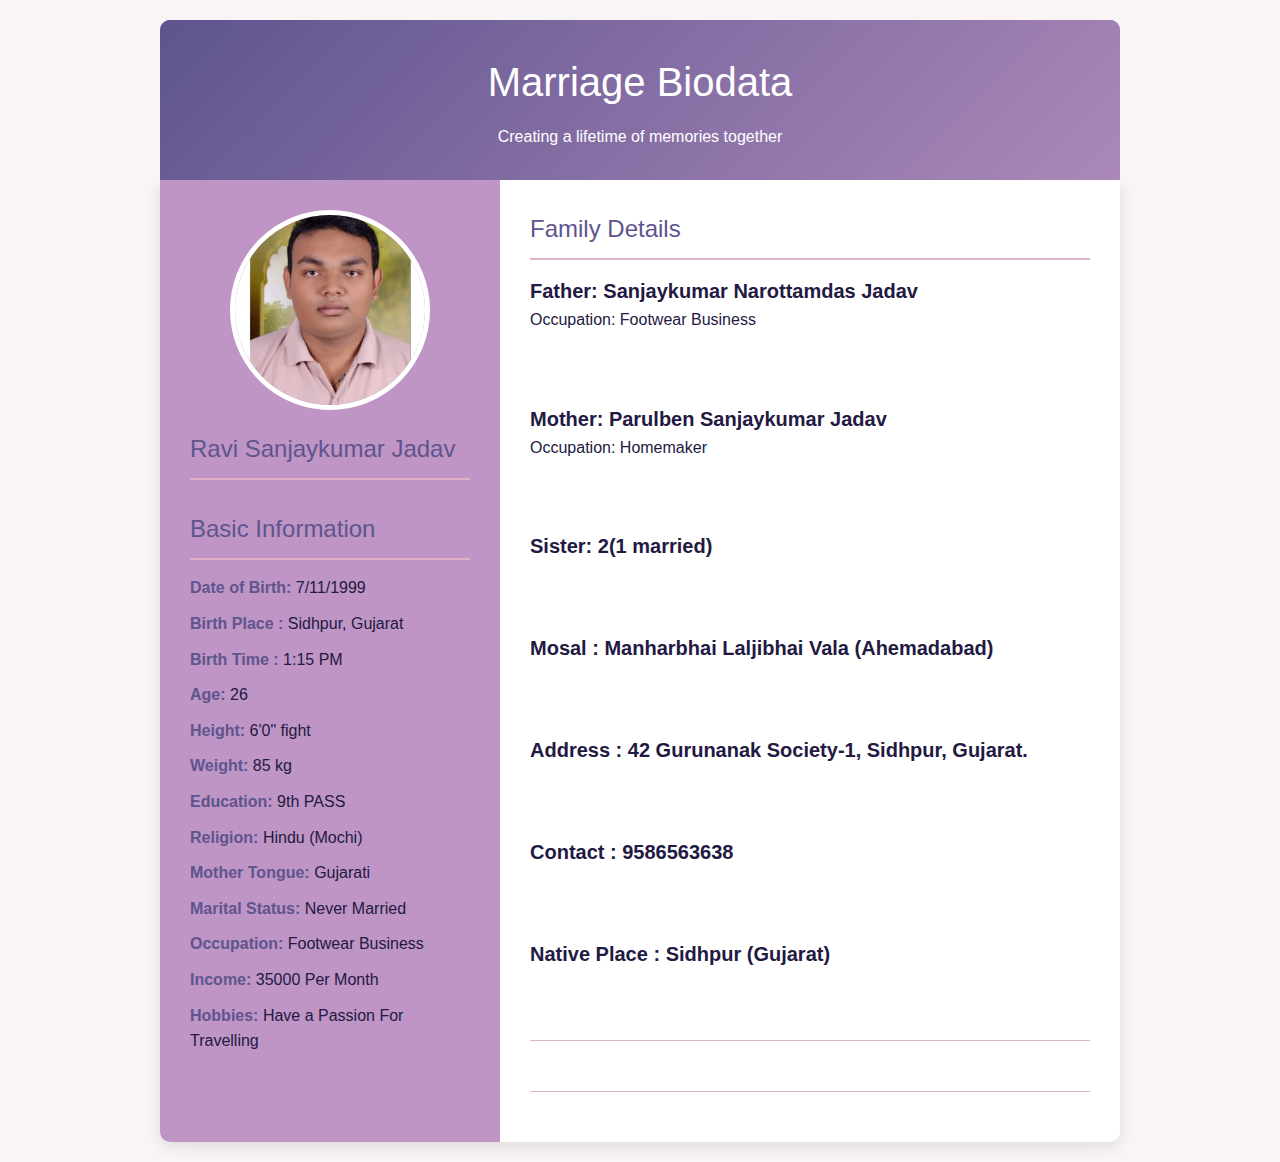
<file: index.html>
<!DOCTYPE html>
<html lang="en">

<head>
    <meta charset="UTF-8">
    <meta name="viewport" content="width=device-width, initial-scale=1.0">
    <title>Marriage Biodata Portfolio</title>
    <link rel="stylesheet" href="style.css">
    <style>

    </style>
</head>

<body>
    <div class="container">
        <header>
            <div class="header-content">
                <h1>Marriage Biodata</h1>
                <p>Creating a lifetime of memories together</p>
            </div>
        </header>

        <div class="profile-content">
            <div class="profile-sidebar">
                <div class="profile-image">
                    <img src="./assets/WhatsApp Image 2025-05-11 at 22.23.46_45bc00d7.jpg" alt="Profile Photo">
                </div>
                <p class="section-title"> Ravi Sanjaykumar Jadav</p>

                <div class="basic-info">
                    <h3 class="section-title">Basic Information</h3>
                    <div class="info-item">
                        <span class="info-label">Date of Birth:</span> 7/11/1999
                    </div>
                    <div class="info-item">
                        <span class="info-label">Birth Place :</span> Sidhpur, Gujarat
                    </div>
                    <div class="info-item">
                        <span class="info-label">Birth Time :</span> 1:15 PM
                    </div>
                    <div class="info-item">
                        <span class="info-label">Age:</span> 26
                    </div>
                    <div class="info-item">
                        <span class="info-label">Height:</span> 6'0" fight
                    </div>
                    <div class="info-item">
                        <span class="info-label">Weight:</span> 85 kg
                    </div>
                    <div class="info-item">
                        <span class="info-label">Education:</span> 9th PASS
                    </div>
                    <div class="info-item">
                        <span class="info-label">Religion:</span> Hindu (Mochi)
                    </div>
                    <div class="info-item">
                        <span class="info-label">Mother Tongue:</span> Gujarati
                    </div>
                    <div class="info-item">
                        <span class="info-label">Marital Status:</span> Never Married
                    </div>
                    <div class="info-item">
                        <span class="info-label">Occupation:</span> Footwear Business
                    </div>
                    <div class="info-item">
                        <span class="info-label">Income:</span> 35000 Per Month
                    </div>
                    <div class="info-item">
                        <span class="info-label">Hobbies:</span> Have a Passion For Travelling
                    </div>
                </div>
            </div>

            <div class="profile-details">
                <div class="section">
                    <h2 class="section-title">Family Details</h2>

                    <div class="family-details">
                        <div class="family-member">
                            <div class="family-member-name">Father: Sanjaykumar Narottamdas Jadav</div>
                            <div>Occupation: Footwear Business</div>
                        </div>
                        <div class="family-member">
                            <div class="family-member-name">Mother: Parulben Sanjaykumar Jadav</div>
                            <div>Occupation: Homemaker</div>
                        </div>
                        <div class="family-member">
                            <div class="family-member-name">Sister: 2(1 married)</div>
                        </div>
                        <div class="family-member">
                            <div class="family-member-name">Mosal : Manharbhai Laljibhai Vala (Ahemadabad)</div>
                        </div>
                        <div class="family-member">
                            <div class="family-member-name">Address : 42 Gurunanak Society-1, Sidhpur, Gujarat.</div>
                        </div>
                        <div class="family-member">
                            <div class="family-member-name">Contact : 9586563638</div>
                        </div>
                        <div class="family-member">
                            <div class="family-member-name">Native Place : Sidhpur (Gujarat)</div>
                        </div>


                    </div>
                </div>


                <div class="footer">
                </div>
                                <div class="footer">
                </div>
            </div>
        </div>
    </div>
</body>

</html>
</file>
<file: style.css>
:root {
            --primary: #5e548e;
            --secondary: #be95c4;
            --tertiary: #e0b1cb;
            --light: #f9f4f5;
            --dark: #231942;
        }

        * {
            margin: 0;
            padding: 0;
            box-sizing: border-box;
            font-weight: 500;
            font-family: 'Segoe UI', Tahoma, Geneva, Verdana, sans-serif;
        }

        body {
            background-color: var(--light);
            color: var(--dark);
            line-height: 1.6;
        }

        .container {
            max-width: 1000px;
            margin: 0 auto;
            padding: 20px;
        }

        header {
            background-color: var(--primary);
            color: white;
            padding: 30px 0;
            text-align: center;
            border-radius: 10px 10px 0 0;
            position: relative;
            overflow: hidden;
        }

        header::before {
            content: "";
            position: absolute;
            top: 0;
            left: 0;
            width: 100%;
            height: 100%;
            background: linear-gradient(135deg, rgba(94, 84, 142, 0.8) 0%, rgba(190, 149, 196, 0.8) 100%);
            z-index: 1;
        }

        .header-content {
            position: relative;
            z-index: 2;
        }

        h1 {
            font-size: 2.5rem;
            margin-bottom: 10px;
        }

        .profile-content {
            display: flex;
            flex-wrap: wrap;
            background-color: white;
            border-radius: 0 0 10px 10px;
            box-shadow: 0 5px 15px rgba(0, 0, 0, 0.1);
            overflow: hidden;
        }

        .profile-sidebar {
            flex: 1;
            min-width: 300px;
            background-color: var(--secondary);
            padding: 30px;
            color: var(--dark);
        }

        .profile-image {
            width: 200px;
            height: 200px;
            border-radius: 50%;
            margin: 0 auto 20px;
            border: 5px solid white;
            background-color: #e0e0e0;
            display: flex;
            align-items: center;
            justify-content: center;
            overflow: hidden;
        }

        .profile-image img {
            width: 100%;
            height: auto;
        }

        .profile-details {
            flex: 2;
            min-width: 300px;
            padding: 30px;
        }

        .section {
            margin-bottom: 30px;
        }

        .section-title {
            color: var(--primary);
            font-size: 1.5rem;
            margin-bottom: 15px;
            padding-bottom: 10px;
            border-bottom: 2px solid var(--tertiary);
        }

        .contact-info {
            margin-top: 30px;
        }

        .contact-item {
            display: flex;
            align-items: center;
            margin-bottom: 10px;
        }

        .contact-icon {
            width: 30px;
            height: 30px;
            background-color: var(--tertiary);
            border-radius: 50%;
            display: flex;
            align-items: center;
            justify-content: center;
            margin-right: 10px;
        }

        .basic-info {
            margin-top: 30px;
        }

        .info-grid {
            display: grid;
            grid-template-columns: repeat(auto-fill, minmax(200px, 1fr));
            gap: 15px;
        }

        .info-item {
            margin-bottom: 10px;
        }

        .info-label {
            font-weight: bold;
            color: var(--primary);
        }

        .hobbies-interests {
            display: flex;
            flex-wrap: wrap;
            gap: 10px;
            margin-top: 15px;
        }

        .hobby-tag {
            background-color: var(--tertiary);
            color: var(--dark);
            padding: 5px 15px;
            border-radius: 20px;
            font-size: 0.9rem;
        }

        .gallery {
            display: grid;
            grid-template-columns: repeat(auto-fill, minmax(150px, 1fr));
            gap: 15px;
            margin-top: 15px;
        }

        .gallery-item {
            height: 150px;
            border-radius: 8px;
            background-color: #e0e0e0;
            overflow: hidden;
        }

        .gallery-item img {
            width: 100%;
            height: 100%;
            object-fit: cover;
        }

        .family-details {
            margin-top: 15px;
        }

        .family-member {
            margin-bottom: 70px;
        }

        .family-member-name {
            font-weight: bold;
        }

        .preferences {
            margin-top: 15px;
        }

        .preference-item {
            margin-bottom: 8px;
        }
        .family-member-name{
            font-size:20px;
        }

        .footer {
            text-align: center;
            margin-top: 30px;
            padding-top: 20px;
            border-top: 1px solid var(--tertiary);
            color: var(--primary);
            font-size: 0.9rem;
        }

        @media (max-width: 768px) {
            .profile-content {
                flex-direction: column;
            }

            .profile-sidebar,
            .profile-details {
                width: 100%;
            }
        }
</file>
